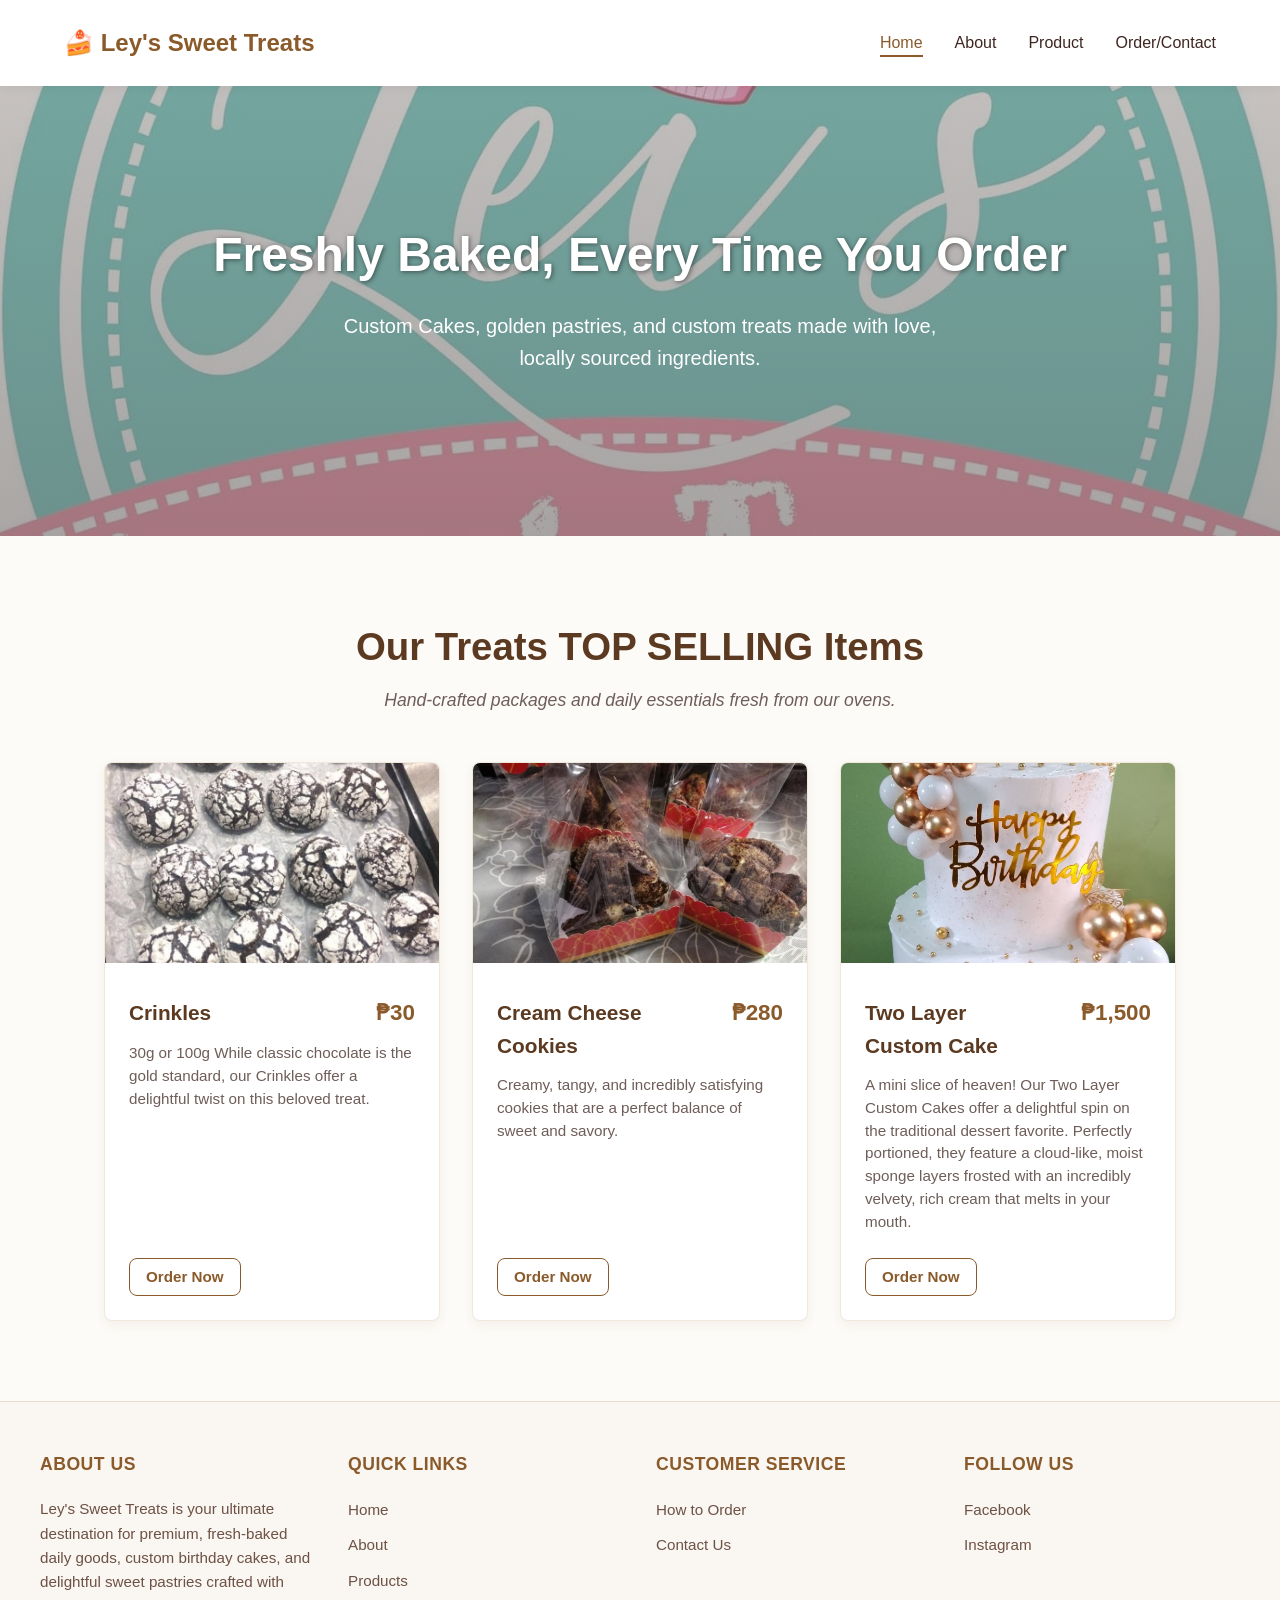
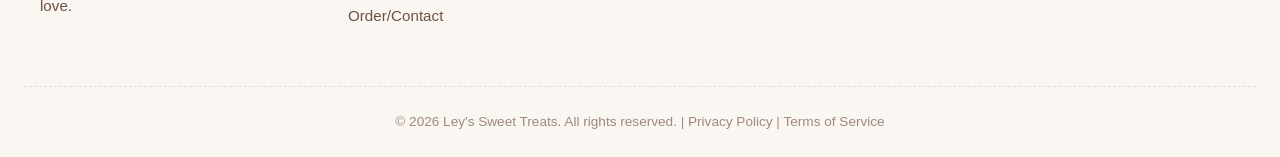
<file: index.html>
<!DOCTYPE html>
<html lang="en">
<head>
    <meta charset="UTF-8">
    <meta name="viewport" content="width=device-width, initial-scale=1.0">
    <title>My Bake Goods</title>
    <link rel="stylesheet" href="Midterm.css">
</head>
<body>

    <header class="main-header">
        <div class="logo">🍰 Ley's Sweet Treats</div>
<nav class="main-nav">
    <ul>
        <li><a href="Midterm.html" class="active">Home</a></li>
        <li><a href="about.html">About</a></li>
        <li><a href="services.html">Product</a></li>
        <li><a href="contact.html">Order/Contact</a></li> </ul>
</nav>
    </header>

    <main>
        
        <section class="hero-section">
            <article class="hero-content">
                <h1>Freshly Baked, Every Time You Order</h1>
                <p>Custom Cakes, golden pastries, and custom treats made with love, locally sourced ingredients.</p>
            </article>
        </section>

        <section id="menu" class="menu-section">
            <h2>Our Treats TOP SELLING Items</h2>
            <p class="menu-subtitle">Hand-crafted packages and daily essentials fresh from our ovens.</p>
            
            <div class="menu-grid">
                
                <article class="menu-card">
                    <div class="card-image">
                        <img src="L3.jpg" alt="Crin">
                    </div>
                    <div class="card-content">
                        <div class="card-header">
                            <h3>Crinkles</h3>
                            <span class="price">₱30</span>
                        </div>
                        <p class="description">30g or 100g While classic chocolate is the gold standard, our Crinkles offer a delightful twist on this beloved treat.</p>
                        <a href="contact.html" style="text-decoration: none; display: block; width: 100%;">
                         <button class="menu-btn">Order Now</button>
                        </a>
                </article>

                <article class="menu-card">
                    <div class="card-image">
                        <img src="L2.jpg" alt="Assorted sweet pastries">
                    </div>
                    <div class="card-content">
                        <div class="card-header">
                            <h3>Cream Cheese<BR>Cookies</h3>
                            <span class="price">₱280</span>
                        </div>
                        <p class="description">Creamy, tangy, and incredibly satisfying cookies that are a perfect balance of sweet and savory.</p>
                        <a href="contact.html" style="text-decoration: none; display: block; width: 100%;">
                            <button class="menu-btn">Order Now</button>
                        </a>
                    </div>
                </article>

                <article class="menu-card">
                    <div class="card-image">
                        <img src="L5.jpg" alt="Gourmet cookies">
                    </div>
                    <div class="card-content">
                        <div class="card-header">
                            <h3>Two Layer <br>Custom Cake</h3>
                            <span class="price">₱1,500</span>
                        </div>
                        <p class="description">A mini slice of heaven! Our Two Layer Custom Cakes offer a delightful spin on the traditional dessert favorite. Perfectly portioned, they feature a cloud-like, moist sponge layers frosted with an incredibly velvety, rich cream that melts in your mouth.</p>
                        <a href="contact.html" style="text-decoration: none; display: block; width: 100%;">
                         <button class="menu-btn">Order Now</button>
                        </a>
                    </div>
                </article>

            </div>
        </section>

            </div>
        </section>

    </main>
<footer class="main-footer">
    <div class="footer-container">
        
        <div class="footer-column">
            <h3>About Us</h3>
            <p>Ley's Sweet Treats is your ultimate destination for premium, fresh-baked daily goods, custom birthday cakes, and delightful sweet pastries crafted with love.</p>
        </div>

        <div class="footer-column">
            <h3>Quick Links</h3>
            <ul>
                <li><a href="Midterm.html">Home</a></li>
                <li><a href="about.html">About</a></li>
                <li><a href="services.html">Products</a></li>
                <li><a href="contact.html">Order/Contact</a></li>
            </ul>
        </div>

        <div class="footer-column">
            <h3>Customer Service</h3>
            <ul>
                <li><a href="howtoorder.html">How to Order</a></li>
                <li><a href="contact.html">Contact Us</a></li>
            </ul>
        </div>

        <div class="footer-column">
            <h3>Follow Us</h3>
            <ul>
                <li><a href="https://facebook.com" target="_blank">Facebook</a></li>
                <li><a href="https://instagram.com" target="_blank">Instagram</a></li>
            </ul>
        </div>

    </div>

    <div class="footer-bottom">
        <p>&copy; 2026 Ley's Sweet Treats. All rights reserved. | Privacy Policy | Terms of Service</p>
    </div>
</footer>

</body>
</html>
</file>
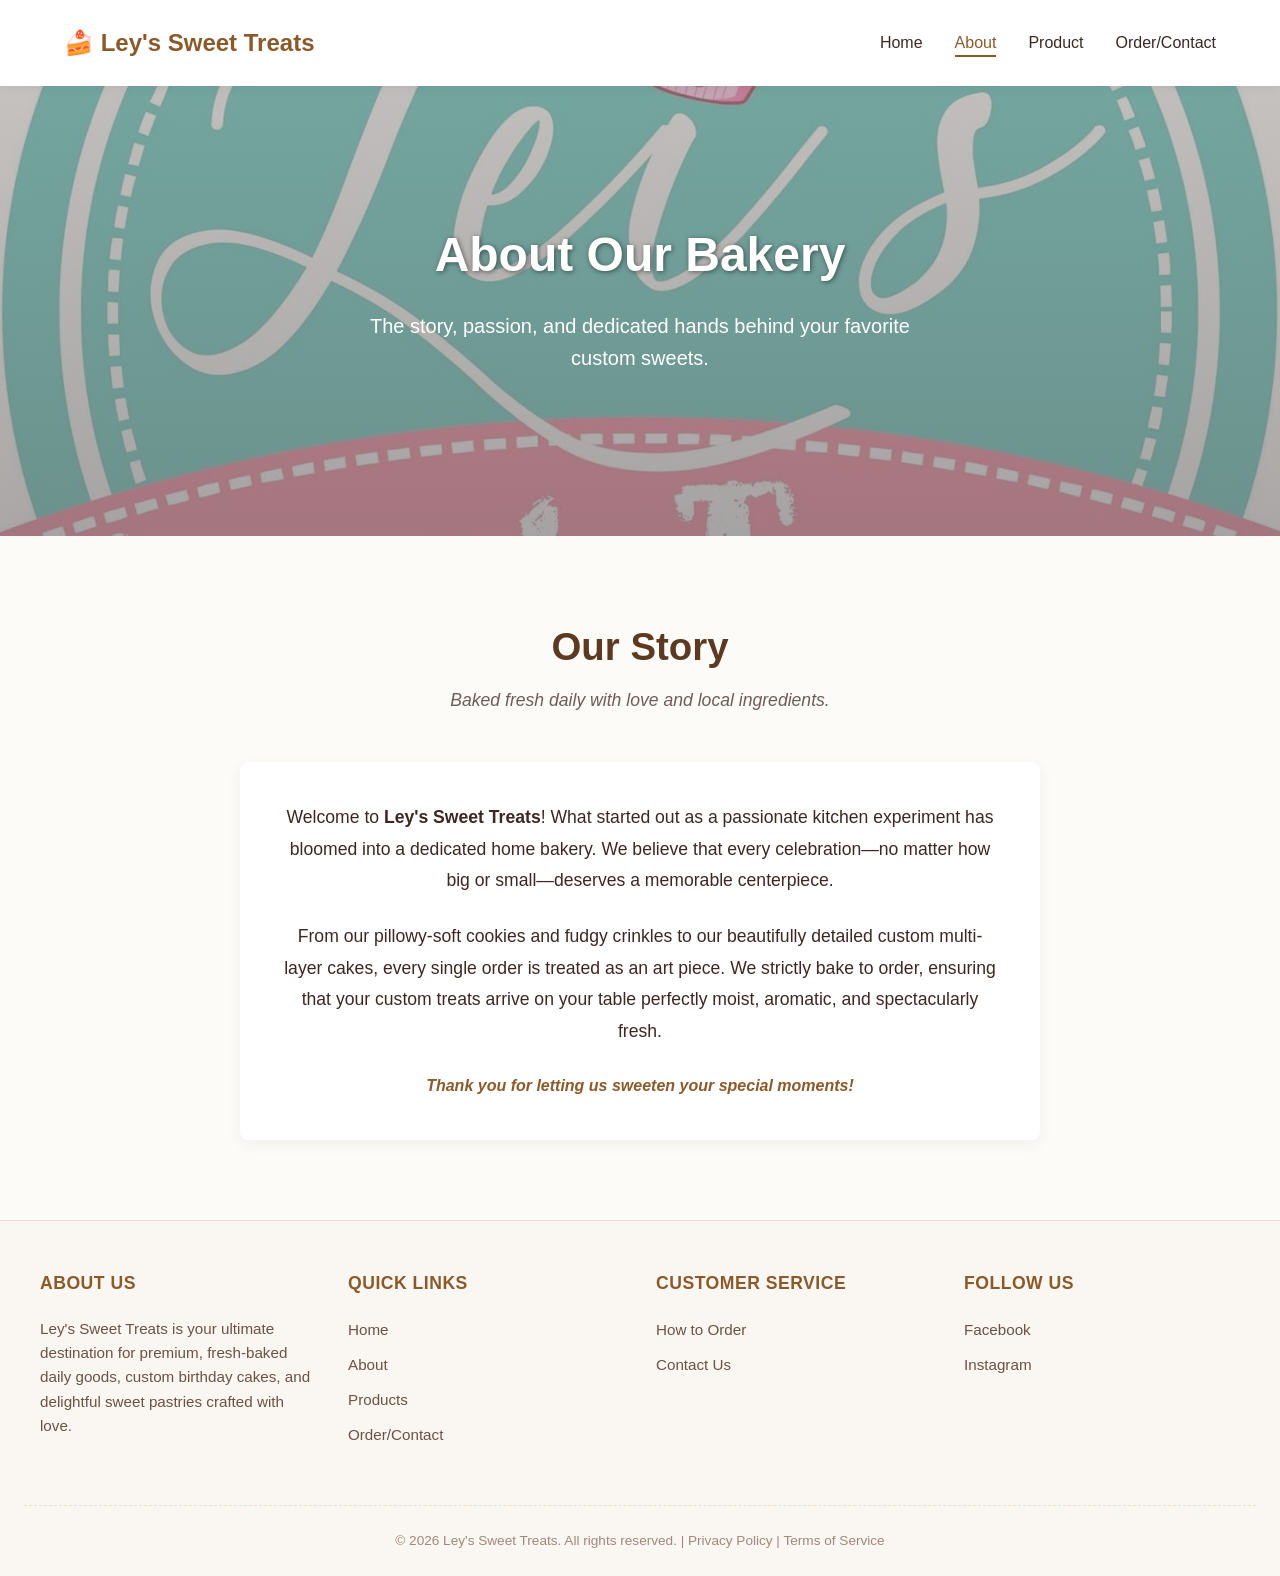
<file: about.html>
<!DOCTYPE html>
<html lang="en">
<head>
    <meta charset="UTF-8">
    <meta name="viewport" content="width=device-width, initial-scale=1.0">
    <title>About Us - Ley's Sweet Treats</title>
    <link rel="stylesheet" href="Midterm.css">
</head>
<body>

    <header class="main-header">
        <div class="logo">🍰 Ley's Sweet Treats</div>
        <nav class="main-nav">
            <ul>
                <li><a href="index.html">Home</a></li>
                <li><a href="about.html" class="active">About</a></li>
                <li><a href="services.html">Product</a></li>
                <li><a href="contact.html">Order/Contact</a></li>
            </ul>
        </nav>
    </header>

    <section class="hero-section">
        <article class="hero-content">
            <h1>About Our Bakery</h1>
            <p>The story, passion, and dedicated hands behind your favorite custom sweets.</p>
        </article>
    </section>

    <main>
        <section class="menu-section">
            <h2>Our Story</h2>
            <p class="menu-subtitle">Baked fresh daily with love and local ingredients.</p>
            
            <div class="form-container" style="text-align: center; max-width: 800px; line-height: 1.8;">
                <p style="margin-bottom: 1.5rem; font-size: 1.1rem;">
                    Welcome to <strong>Ley's Sweet Treats</strong>! What started out as a passionate kitchen experiment has bloomed into a dedicated home bakery. We believe that every celebration—no matter how big or small—deserves a memorable centerpiece.
                </p>
                <p style="margin-bottom: 1.5rem; font-size: 1.1rem;">
                    From our pillowy-soft cookies and fudgy crinkles to our beautifully detailed custom multi-layer cakes, every single order is treated as an art piece. We strictly bake to order, ensuring that your custom treats arrive on your table perfectly moist, aromatic, and spectacularly fresh.
                </p>
                <p style="font-style: italic; color: var(--primary-color); font-weight: 600;">
                    Thank you for letting us sweeten your special moments!
                </p>
            </div>
        </section>
    </main>

<footer class="main-footer">
    <div class="footer-container">
        
        <div class="footer-column">
            <h3>About Us</h3>
            <p>Ley's Sweet Treats is your ultimate destination for premium, fresh-baked daily goods, custom birthday cakes, and delightful sweet pastries crafted with love.</p>
        </div>

        <div class="footer-column">
            <h3>Quick Links</h3>
            <ul>
                <li><a href="Midterm.html">Home</a></li>
                <li><a href="about.html">About</a></li>
                <li><a href="services.html">Products</a></li>
                <li><a href="contact.html">Order/Contact</a></li>
            </ul>
        </div>

        <div class="footer-column">
            <h3>Customer Service</h3>
            <ul>
                <li><a href="howtoorder.html">How to Order</a></li>
                <li><a href="contact.html">Contact Us</a></li>
            </ul>
        </div>

        <div class="footer-column">
            <h3>Follow Us</h3>
            <ul>
                <li><a href="https://facebook.com" target="_blank">Facebook</a></li>
                <li><a href="https://instagram.com" target="_blank">Instagram</a></li>
            </ul>
        </div>

    </div>

    <div class="footer-bottom">
        <p>&copy; 2026 Ley's Sweet Treats. All rights reserved. | Privacy Policy | Terms of Service</p>
    </div>
</footer>

</body>
</html>
</file>
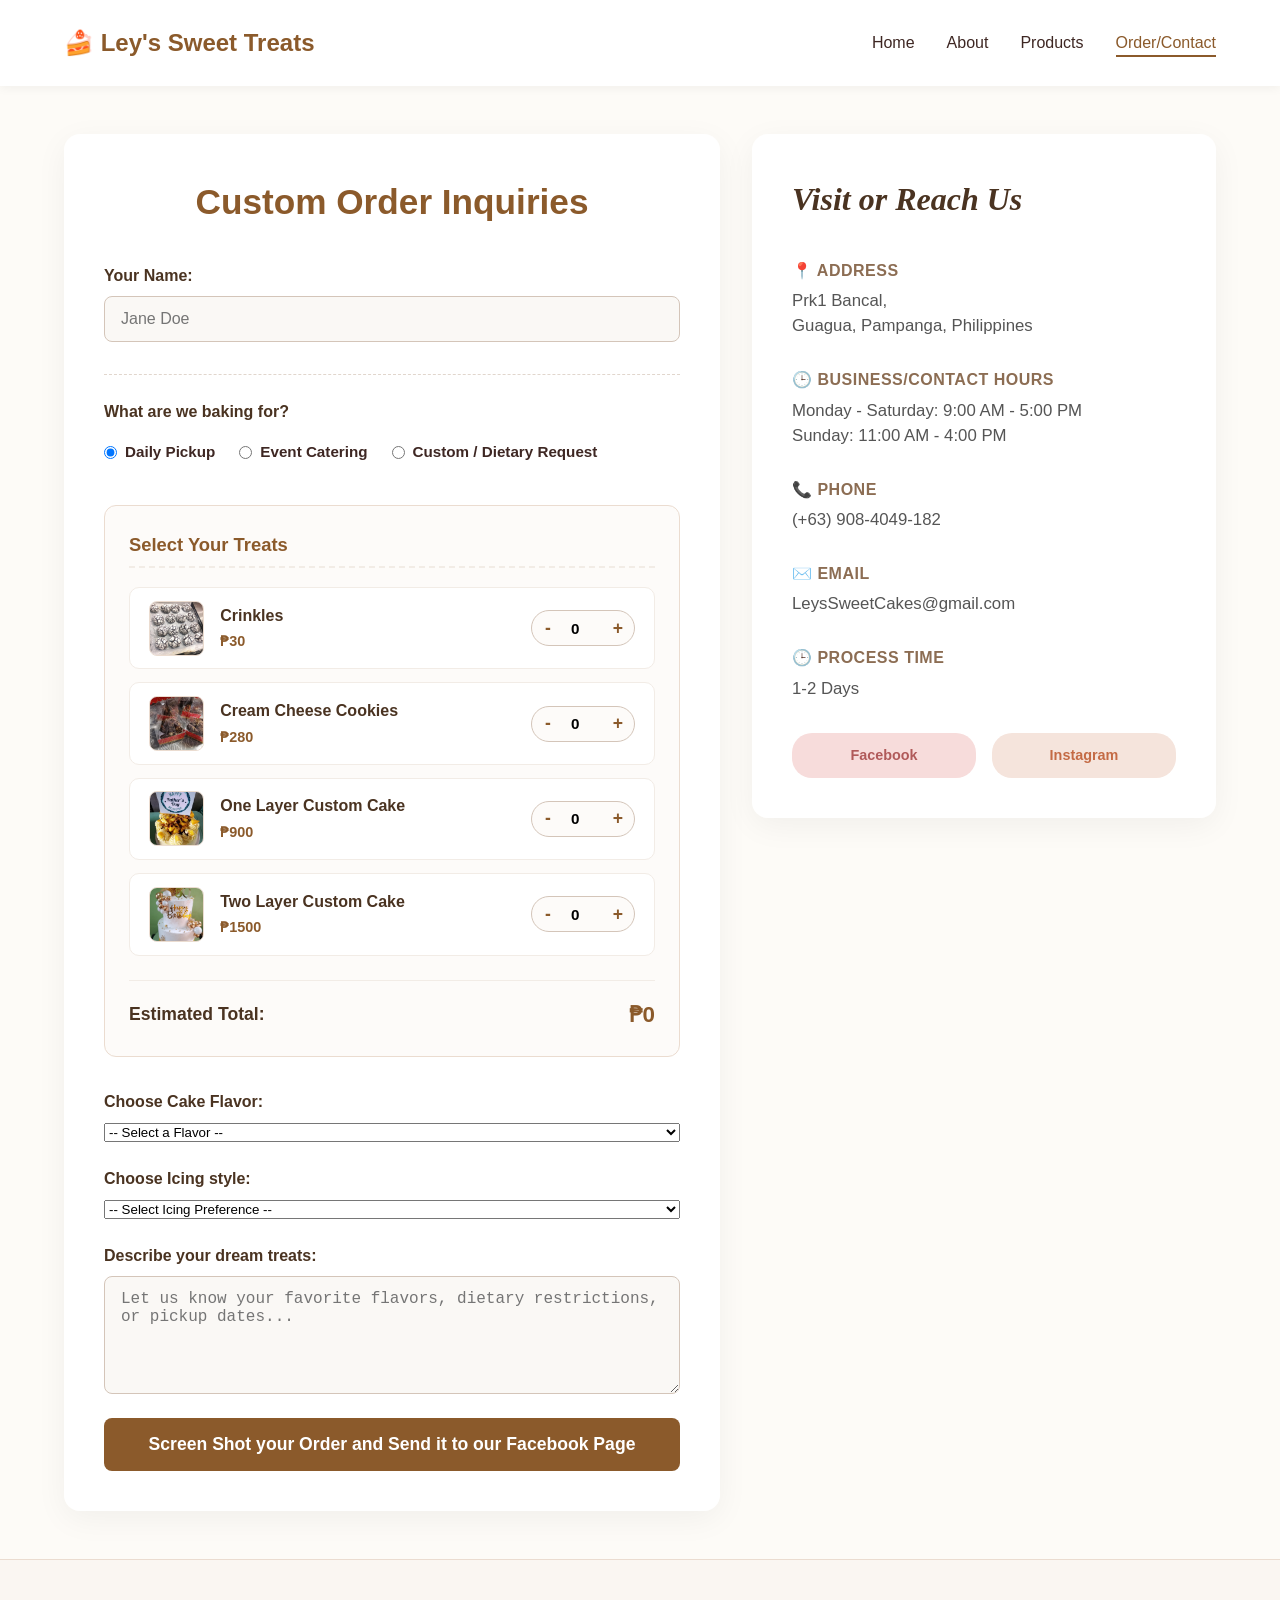
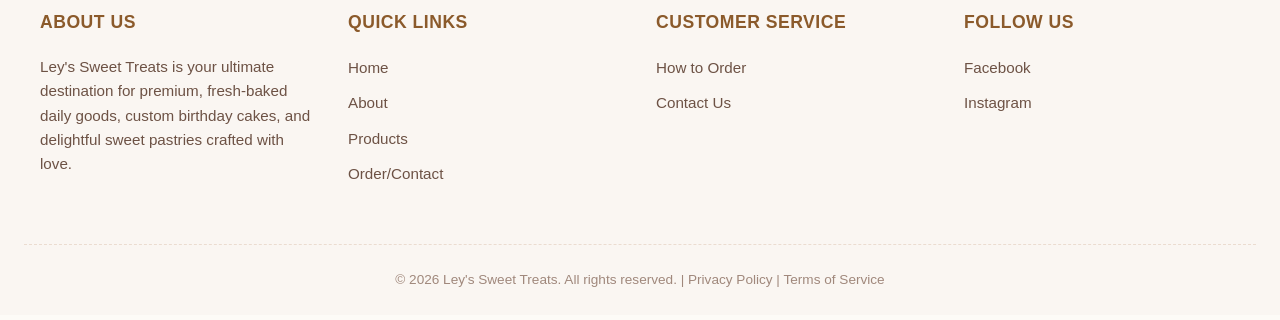
<file: contact.html>
<!DOCTYPE html>
<html lang="en">
<head>
    <meta charset="UTF-8">
    <meta name="viewport" content="width=device-width, initial-scale=1.0">
    <title>Order & Contact - Ley's Sweet Treats</title>
    <link rel="stylesheet" href="Midterm.css">
</head>
<body>

    <header class="main-header">
        <div class="logo">🍰 Ley's Sweet Treats</div>
        <nav class="main-nav">
            <ul>
                <li><a href="index.html">Home</a></li>
                <li><a href="about.html">About</a></li>
                <li><a href="services.html">Products</a></li>
                <li><a href="contact.html" class="active">Order/Contact</a></li>
            </ul>
        </nav>
    </header>

    <main class="contact-page-container">
        
        <section class="contact-form-card">
            <h2 class="form-title">Custom Order Inquiries</h2>
            
            <form action="#" method="POST" class="bakery-form">
                
                <div class="input-field-group">
                    <label for="fullName">Your Name:</label>
                    <input type="text" id="fullName" name="fullName" placeholder="Jane Doe" required>
                </div>

                <div class="contact-method-container">
                    <span class="method-title">What are we baking for?</span>
                    <div class="radio-options-row">
                        <label class="radio-label">
                            <input type="radio" name="orderType" value="Daily Pickup" checked> 
                            <span>Daily Pickup</span>
                        </label>
                        <label class="radio-label">
                            <input type="radio" name="orderType" value="Event Catering"> 
                            <span>Event Catering</span>
                        </label>
                        <label class="radio-label">
                            <input type="radio" name="orderType" value="Custom Request" id="type-custom"> 
                            <span>Custom / Dietary Request</span>
                        </label>
                    </div>
                </div>

                <div class="bakery-menu-selection">
                    <span class="selection-title">Select Your Treats</span>
                    
                    <div class="menu-selection-row">
                        <div class="item-meta">
                            <img src="L3.jpg" alt="Crinkles" class="thumb-img">
                            <div class="text-details">
                                <h4>Crinkles</h4>
                                <span class="item-unit-price">₱30</span>
                            </div>
                        </div>
                        <div class="counter-box">
                            <button type="button" class="qty-btn minus" onclick="updateQty('crinkles-qty', -1)">-</button>
                            <input type="number" id="crinkles-qty" name="qty_crinkles" value="0" min="0" readonly>
                            <button type="button" class="qty-btn plus" onclick="updateQty('crinkles-qty', 1)">+</button>
                        </div>
                    </div>

                    <div class="menu-selection-row">
                        <div class="item-meta">
                            <img src="L2.jpg" alt="Cream Cheese Cookies" class="thumb-img">
                            <div class="text-details">
                                <h4>Cream Cheese Cookies</h4>
                                <span class="item-unit-price">₱280</span>
                            </div>
                        </div>
                        <div class="counter-box">
                            <button type="button" class="qty-btn minus" onclick="updateQty('cookies-qty', -1)">-</button>
                            <input type="number" id="cookies-qty" name="qty_cookies" value="0" min="0" readonly>
                            <button type="button" class="qty-btn plus" onclick="updateQty('cookies-qty', 1)">+</button>
                        </div>
                    </div>

                    <div class="menu-selection-row">
                        <div class="item-meta">
                            <img src="L4.jpg" alt="One Layer Custom Cake" class="thumb-img">
                            <div class="text-details">
                                <h4>One Layer Custom Cake</h4>
                                <span class="item-unit-price">₱900</span>
                            </div>
                        </div>
                        <div class="counter-box">
                            <button type="button" class="qty-btn minus" onclick="updateQty('cake1-qty', -1)">-</button>
                            <input type="number" id="cake1-qty" name="qty_cake1" value="0" min="0" readonly>
                            <button type="button" class="qty-btn plus" onclick="updateQty('cake1-qty', 1)">+</button>
                        </div>
                    </div>

                    <div class="menu-selection-row">
                        <div class="item-meta">
                            <img src="L5.jpg" alt="Two Layer Custom Cake" class="thumb-img">
                            <div class="text-details">
                                <h4>Two Layer Custom Cake</h4>
                                <span class="item-unit-price">₱1500</span>
                            </div>
                        </div>
                        <div class="counter-box">
                            <button type="button" class="qty-btn minus" onclick="updateQty('cake2-qty', -1)">-</button>
                            <input type="number" id="cake2-qty" name="qty_cake2" value="0" min="0" readonly>
                            <button type="button" class="qty-btn plus" onclick="updateQty('cake2-qty', 1)">+</button>
                        </div>
                    </div>

                    <div class="total-summary-row">
                        <span>Estimated Total:</span>
                        <strong id="estimated-total">₱0</strong>
                    </div>
                </div>

                <div class="cake-customization-group" id="cakeOptions">
                    <div class="input-field-group">
                        <label for="cakeFlavor">Choose Cake Flavor:</label>
                        <select id="cakeFlavor" name="cakeFlavor">
                            <option value="none">-- Select a Flavor --</option>
                            <option value="chocolate">Chocolate</option>
                            <option value="ube">Ube</option>
                            <option value="vanilla">Vanilla</option>
                            <option value="mix">Custom Mix</option>
                            <option value="others">Others</option>
                        </select>
                    </div>
                    <div class="input-field-group">
                        <label for="cakeIcing">Choose Icing style:</label>
                        <select id="cakeIcing" name="cakeIcing">
                            <option value="none">-- Select Icing Preference --</option>
                            <option value="whipped-cream">Velvety Whipped Cream</option>
                            <option value="buttercream">Classic Buttercream</option>
                            <option value="Fondant">Fondant</option>
                            <option value="no-icing">Others</option>
                        </select>
                    </div>
                </div>

                <div class="input-field-group">
                    <label for="message">Describe your dream treats:</label>
                    <textarea id="message" name="message" rows="5" placeholder="Let us know your favorite flavors, dietary restrictions, or pickup dates..." required></textarea>
                </div>

                <button type="submit" class="send-request-btn">Screen Shot your Order and Send it to our Facebook Page</button>
            </form>
        </section>

        <aside class="contact-info-card">
            <h2>Visit or Reach Us</h2>
            
            <div class="info-block">
                <h3>📍 Address</h3>
                <p>Prk1 Bancal,<br>Guagua, Pampanga, Philippines</p>
            </div>

            <div class="info-block">
                <h3>🕒 Business/Contact Hours</h3>
                <p>Monday - Saturday: 9:00 AM - 5:00 PM<br>Sunday: 11:00 AM - 4:00 PM</p>
            </div>

            <div class="info-block">
                <h3>📞 Phone</h3>
                <p>(+63) 908-4049-182</p>
            </div>

            <div class="info-block">
                <h3>✉️ Email</h3>
                <p class="email-link">LeysSweetCakes@gmail.com</p>
            </div>
            
            <div class="info-block">
                <h3>🕒 Process Time </h3>
                <p>1-2 Days</p>
            </div>

            <div class="social-button-group">
                <a href="https://www.facebook.com/profile.php?id=61591947929282" target="_blank" class="social-badge btn-fb">Facebook</a>
                <a href="https://www.instagram.com/arleenmahia/" target="_blank" class="social-badge btn-ig">Instagram</a>
            </div>
        </aside>

    </main>

    <footer class="main-footer">
        <div class="footer-container">
            
            <div class="footer-column">
                <h3>About Us</h3>
                <p>Ley's Sweet Treats is your ultimate destination for premium, fresh-baked daily goods, custom birthday cakes, and delightful sweet pastries crafted with love.</p>
            </div>

            <div class="footer-column">
                <h3>Quick Links</h3>
                <ul>
                    <li><a href="Midterm.html">Home</a></li>
                    <li><a href="about.html">About</a></li>                   
                    <li><a href="services.html">Products</a></li>
                    <li><a href="contact.html">Order/Contact</a></li>
                </ul>
            </div>

            <div class="footer-column">
                <h3>Customer Service</h3>
                <ul>
                    <li><a href="howtoorder.html">How to Order</a></li>
                    <li><a href="contact.html">Contact Us</a></li>
                </ul>
            </div>

            <div class="footer-column">
                <h3>Follow Us</h3>
                <ul>
                    <li><a href="https://facebook.com" target="_blank">Facebook</a></li>
                    <li><a href="https://instagram.com" target="_blank">Instagram</a></li>
                </ul>
            </div>

        </div>

        <div class="footer-bottom">
            <p>&copy; 2026 Ley's Sweet Treats. All rights reserved. | Privacy Policy | Terms of Service</p>
        </div>
    </footer>

    <script>
    function updateQty(inputId, change) {
        const qtyInput = document.getElementById(inputId);
        let currentVal = parseInt(qtyInput.value) || 0;
        currentVal += change;
        if (currentVal < 0) currentVal = 0;
        qtyInput.value = currentVal;
        calculateTotal();
    }

    function calculateTotal() {
        const pricingMatrix = {
            'crinkles-qty': 30,
            'cookies-qty': 280,
            'cake1-qty': 900,
            'cake2-qty': 1500
        };
        let combinedTotal = 0;
        for (const [id, price] of Object.entries(pricingMatrix)) {
            const itemQuantity = parseInt(document.getElementById(id).value) || 0;
            combinedTotal += itemQuantity * price;
        }
        document.getElementById('estimated-total').innerText = '₱' + combinedTotal.toLocaleString();
    }

    window.addEventListener('DOMContentLoaded', () => {
        const urlParams = new URLSearchParams(window.location.search);
        if (urlParams.get('product') === 'cake') {
            const typeCustomRadio = document.getElementById('type-custom');
            if(typeCustomRadio) typeCustomRadio.checked = true;
            
            updateQty('cake1-qty', 1); 
            const cakeFlavorSelect = document.getElementById('cakeFlavor');
            if(cakeFlavorSelect) cakeFlavorSelect.focus();
        }
    });
    </script>

</body>
</html>
</file>
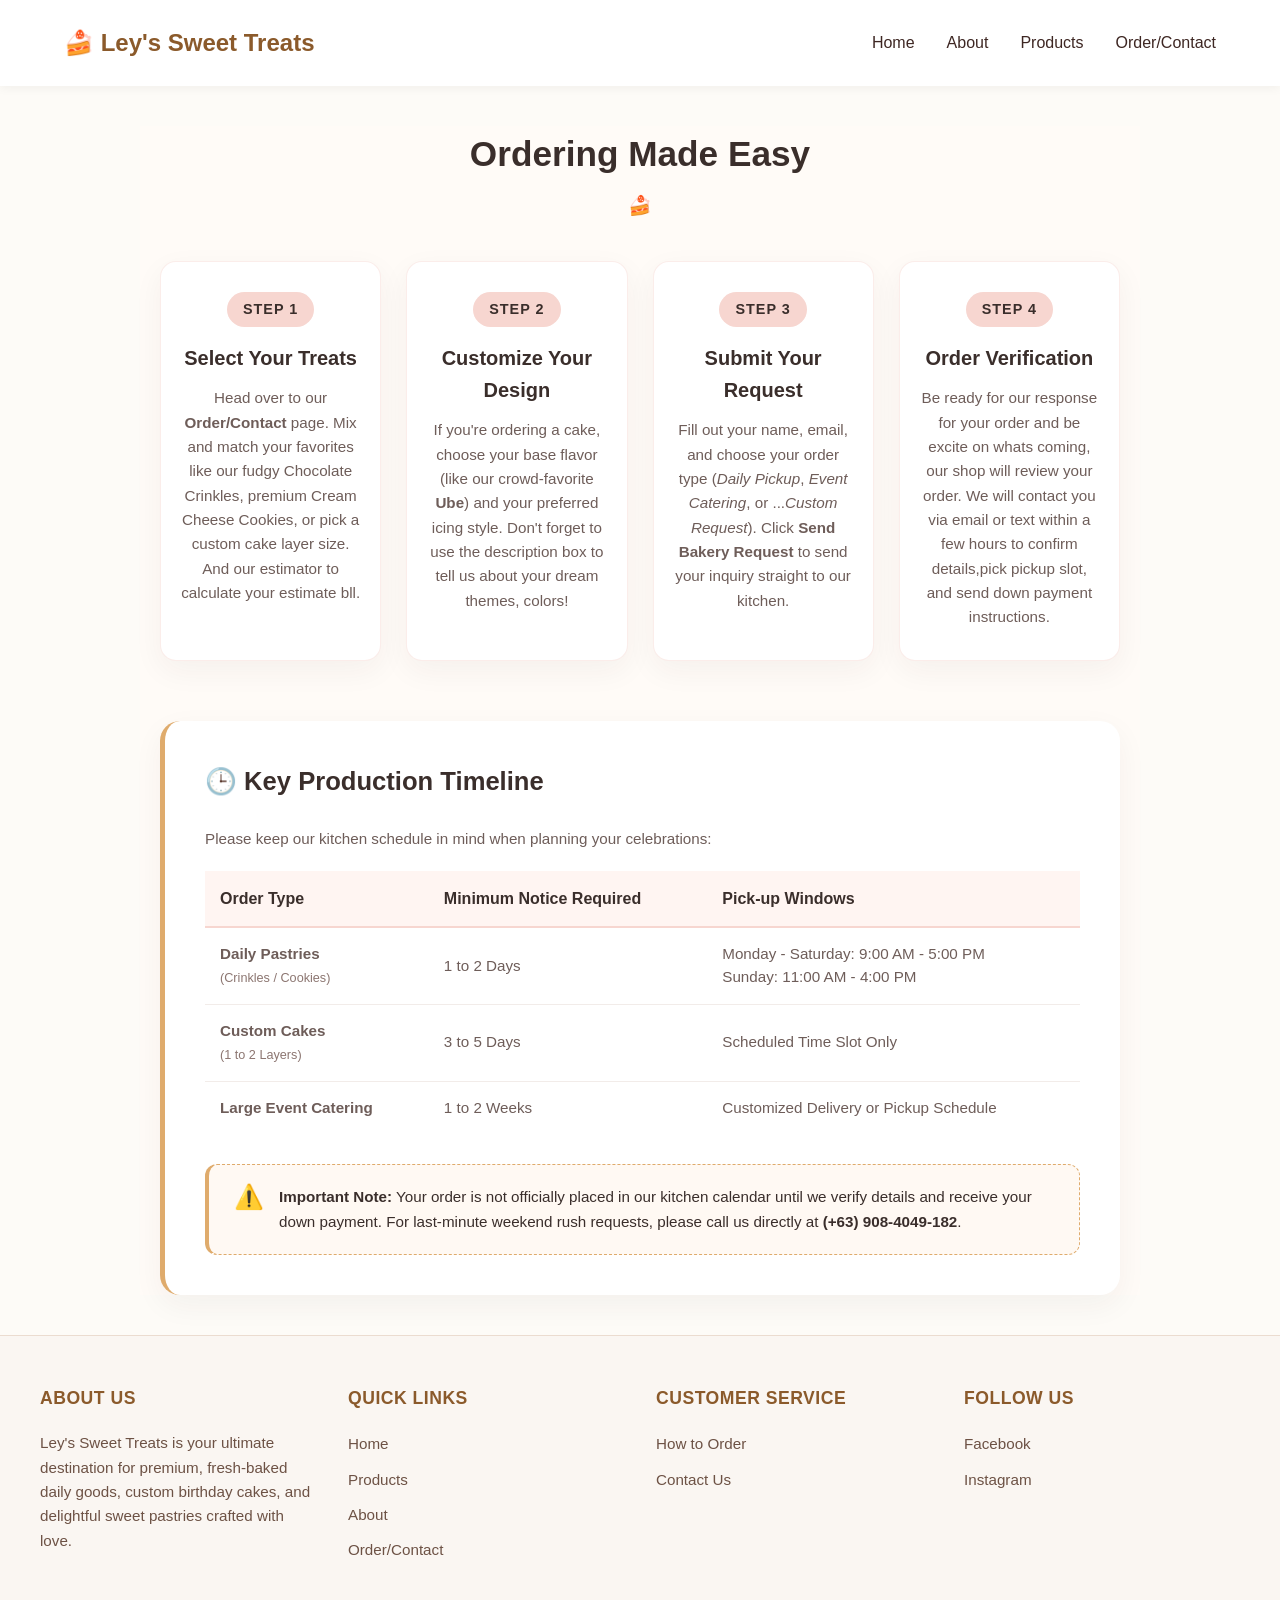
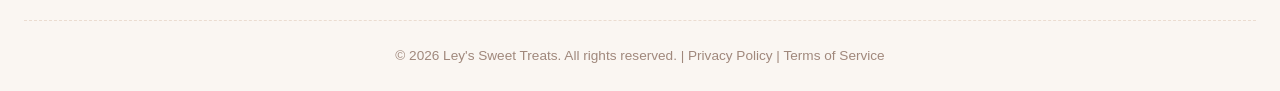
<file: howtoorder.html>
<!DOCTYPE html>
<html lang="en">
<head>
    <meta charset="UTF-8">
    <meta name="viewport" content="width=device-width, initial-scale=1.0">
    <title>How to Order - Ley's Sweet Treats</title>
    <link rel="stylesheet" href="Midterm.css">
</head>
<body>

    <header class="main-header">
        <div class="logo">🍰 Ley's Sweet Treats</div>
        <nav class="main-nav">
            <ul>
                <li><a href="index.html">Home</a></li>
                <li><a href="about.html">About</a></li>
                <li><a href="services.html">Products</a></li>
                <li><a href="contact.html">Order/Contact</a></li>
            </ul>
        </nav>
    </header>

    <main class="order-guide-container">
        
        <h2>Ordering Made Easy</h2>

        <div class="order-steps-grid">
            
            <div class="step-card">
                <span class="step-number">Step 1</span>
                <h3>Select Your Treats</h3>
                <p>Head over to our <strong>Order/Contact</strong> page. Mix and match your favorites like our fudgy Chocolate Crinkles, premium Cream Cheese Cookies, or pick a custom cake layer size. And our estimator to calculate your estimate bll.</p>
            </div>

            <div class="step-card">
                <span class="step-number">Step 2</span>
                <h3>Customize Your Design</h3>
                <p>If you're ordering a cake, choose your base flavor (like our crowd-favorite <strong>Ube</strong>) and your preferred icing style. Don't forget to use the description box to tell us about your dream themes, colors!</p>
            </div>

            <div class="step-card">
                <span class="step-number">Step 3</span>
                <h3>Submit Your Request</h3>
                <p>Fill out your name, email, and choose your order type (<em>Daily Pickup</em>, <em>Event Catering</em>, or ...<em>Custom Request</em>). Click <strong>Send Bakery Request</strong> to send your inquiry straight to our kitchen.</p>
            </div>

            <div class="step-card">
                <span class="step-number">Step 4</span>
                <h3>Order Verification</h3>
                <p>Be ready for our response for your order and be excite on whats coming, our shop will review your order. We will contact you via email or text within a few hours to confirm details,pick pickup slot, and send down payment instructions.</p>
            </div>

        </div>

        <div class="timeline-section">
            <h3>🕒 Key Production Timeline</h3>
            <p style="color: #6e5d59; margin-bottom: 20px; font-size: 0.95rem;">Please keep our kitchen schedule in mind when planning your celebrations:</p>
            
            <div class="timeline-table-wrapper">
                <table class="timeline-table">
                    <thead>
                        <tr>
                            <th>Order Type</th>
                            <th>Minimum Notice Required</th>
                            <th>Pick-up Windows</th>
                        </tr>
                    </thead>
                    <tbody>
                        <tr>
                            <td><strong>Daily Pastries</strong><br><small style="color: #8c7671;">(Crinkles / Cookies)</small></td>
                            <td>1 to 2 Days</td>
                            <td>Monday - Saturday: 9:00 AM - 5:00 PM<br>Sunday: 11:00 AM - 4:00 PM</td>
                        </tr>
                        <tr>
                            <td><strong>Custom Cakes</strong><br><small style="color: #8c7671;">(1 to 2 Layers)</small></td>
                            <td>3 to 5 Days</td>
                            <td>Scheduled Time Slot Only</td>
                        </tr>
                        <tr>
                            <td><strong>Large Event Catering</strong></td>
                            <td>1 to 2 Weeks</td>
                            <td>Customized Delivery or Pickup Schedule</td>
                        </tr>
                    </tbody>
                </table>
            </div>

            <div class="order-warning-box">
                <span>⚠️</span>
                <p><strong>Important Note:</strong> Your order is not officially placed in our kitchen calendar until we verify details and receive your down payment. For last-minute weekend rush requests, please call us directly at <strong>(+63) 908-4049-182</strong>.</p>
            </div>
        </div>

    </main>

    <footer class="main-footer">
        <div class="footer-container">
            
            <div class="footer-column">
                <h3>About Us</h3>
                <p>Ley's Sweet Treats is your ultimate destination for premium, fresh-baked daily goods, custom birthday cakes, and delightful sweet pastries crafted with love.</p>
            </div>

            <div class="footer-column">
                <h3>Quick Links</h3>
                <ul>
                    <li><a href="Midterm.html">Home</a></li>
                    <li><a href="services.html">Products</a></li>
                    <li><a href="about.html">About</a></li>
                    <li><a href="contact.html">Order/Contact</a></li>
                </ul>
            </div>

            <div class="footer-column">
                <h3>Customer Service</h3>
                <ul>
                    <li><a href="howtoorder.html">How to Order</a></li>
                    <li><a href="contact.html">Contact Us</a></li>
                </ul>
            </div>

            <div class="footer-column">
                <h3>Follow Us</h3>
                <ul>
                    <li><a href="https://facebook.com" target="_blank">Facebook</a></li>
                    <li><a href="https://instagram.com" target="_blank">Instagram</a></li>
                </ul>
            </div>

        </div>

        <div class="footer-bottom">
            <p>&copy; 2026 Ley's Sweet Treats. All rights reserved. | Privacy Policy | Terms of Service</p>
        </div>
    </footer>

</body>
</html>
</file>
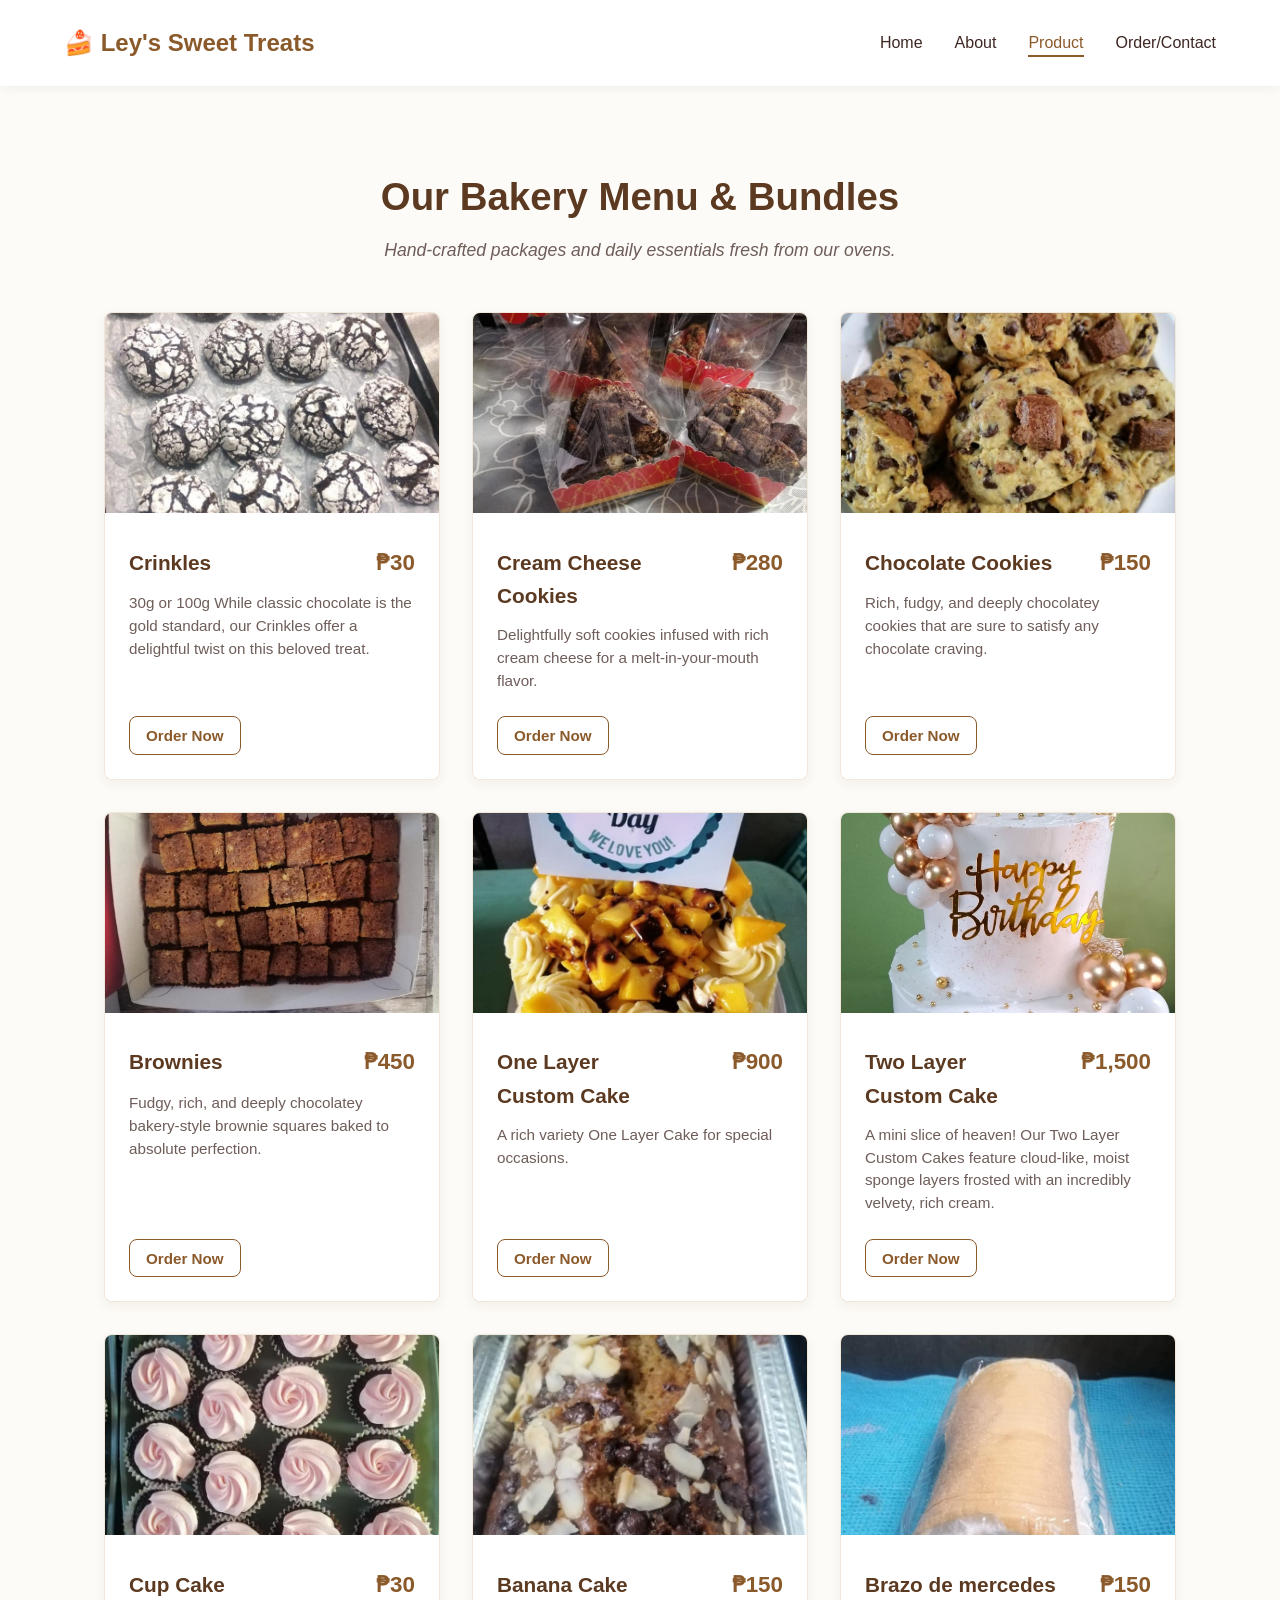
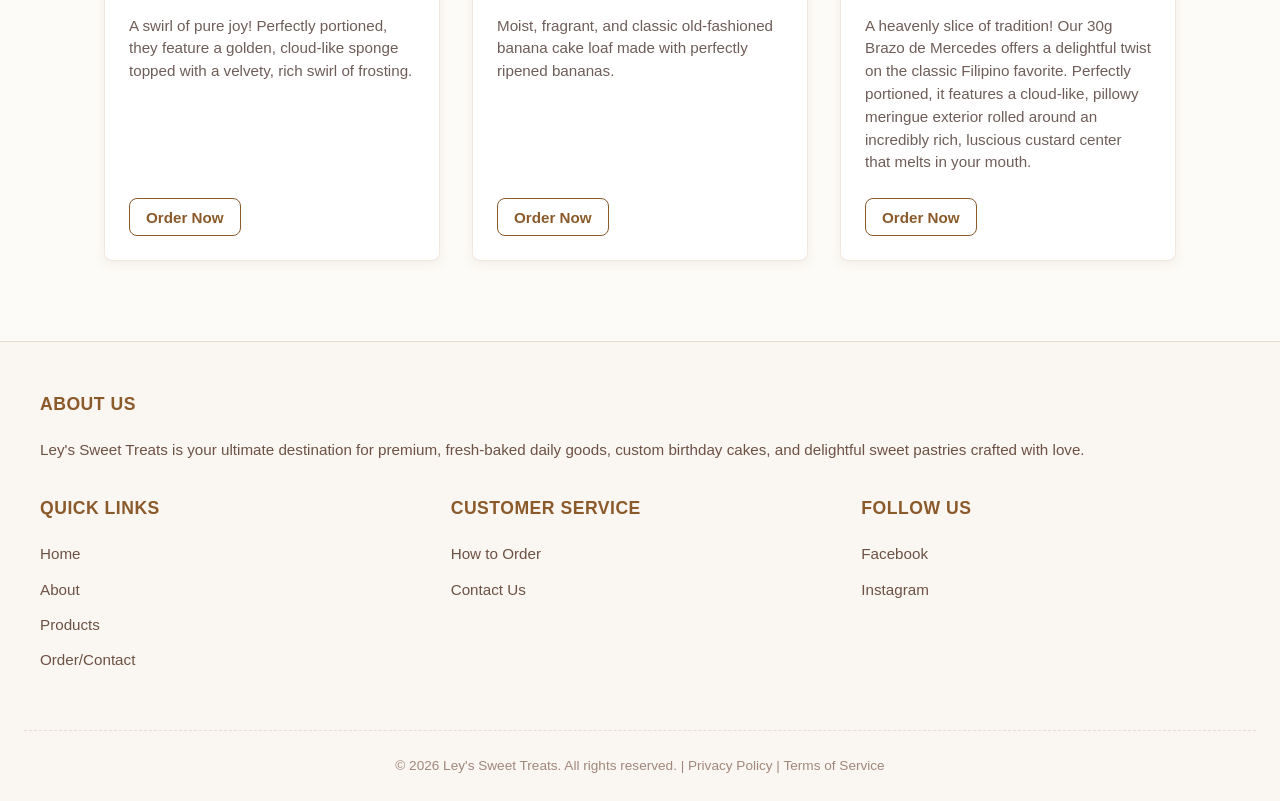
<file: services.html>
<!DOCTYPE html>
<html lang="en">
<head>
    <meta charset="UTF-8">
    <meta name="viewport" content="width=device-width, initial-scale=1.0">
    <title>Our Services - Ley's Sweet Treats</title>
    <link rel="stylesheet" href="Midterm.css">
</head>
<body>

    <header class="main-header">
        <div class="logo">🍰 Ley's Sweet Treats</div>
        <nav class="main-nav">
            <ul>
                <li><a href="index.html">Home</a></li>
                <li><a href="about.html">About</a></li>
                <li><a href="services.html" class="active">Product</a></li>
                <li><a href="contact.html">Order/Contact</a></li>
            </ul>
        </nav>
    </header>

    <main>
        <section id="menu" class="menu-section">
            <h2>Our Bakery Menu & Bundles</h2>
            <p class="menu-subtitle">Hand-crafted packages and daily essentials fresh from our ovens.</p>
            
            <div class="menu-grid">
                
                <article class="menu-card">
                    <div class="card-image">
                        <img src="L3.jpg" alt="Crinkles">
                    </div>
                    <div class="card-content">
                        <div class="card-header">
                            <h3>Crinkles</h3>
                            <span class="price">₱30</span>
                        </div>
                        <p class="description">30g or 100g While classic chocolate is the gold standard, our Crinkles offer a delightful twist on this beloved treat.</p>
                        <a href="contact.html" style="text-decoration: none; display: block; width: 100%;">
                            <button class="menu-btn">Order Now</button>
                        </a>
                    </div>
                </article>

                <article class="menu-card">
                    <div class="card-image">
                        <img src="L2.jpg" alt="Assorted sweet pastries">
                    </div>
                    <div class="card-content">
                        <div class="card-header">
                            <h3>Cream Cheese<br>Cookies</h3>
                            <span class="price">₱280</span>
                        </div>
                        <p class="description">Delightfully soft cookies infused with rich cream cheese for a melt-in-your-mouth flavor.</p>
                        <a href="contact.html" style="text-decoration: none; display: block; width: 100%;">
                            <button class="menu-btn">Order Now</button>
                        </a>
                    </div>
                </article>

                 <article class="menu-card">
                    <div class="card-image">
                        <img src="bk2.jpg" alt="Gourmet cookies">
                    </div>
                    <div class="card-content">
                        <div class="card-header">
                            <h3>Chocolate Cookies</h3>
                            <span class="price">₱150</span>
                        </div>
                        <p class="description">Rich, fudgy, and deeply chocolatey cookies that are sure to satisfy any chocolate craving.</p>
                        <a href="contact.html" style="text-decoration: none; display: block; width: 100%;">
                        <button class="menu-btn">Order Now</button>
                        </a>
                    </div>
                </article>

                <article class="menu-card">
                    <div class="card-image">
                        <img src="L1.jpg" alt="Brownies">
                    </div>
                    <div class="card-content">
                        <div class="card-header">
                            <h3>Brownies</h3>
                            <span class="price">₱450</span>
                        </div>
                        <p class="description">Fudgy, rich, and deeply chocolatey bakery-style brownie squares baked to absolute perfection.</p>
                        <a href="contact.html" style="text-decoration: none; display: block; width: 100%;">
                            <button class="menu-btn">Order Now</button>
                        </a>
                    </div>
                </article>

                <article class="menu-card">
                    <div class="card-image">
                        <img src="L4.jpg" alt="Gourmet cookies">
                    </div>
                    <div class="card-content">
                        <div class="card-header">
                            <h3>One Layer <br>Custom Cake</h3>
                            <span class="price">₱900</span>
                        </div>
                        <p class="description">A rich variety One Layer Cake for special occasions.</p>
                        <a href="contact.html" style="text-decoration: none; display: block; width: 100%;">
                            <button class="menu-btn">Order Now</button>
                        </a>
                    </div>
                </article>

                <article class="menu-card">
                    <div class="card-image">
                        <img src="L5.jpg" alt="Gourmet cookies">
                    </div>
                    <div class="card-content">
                        <div class="card-header">
                            <h3>Two Layer <br>Custom Cake</h3>
                            <span class="price">₱1,500</span>
                        </div>
                        <p class="description">A mini slice of heaven! Our Two Layer Custom Cakes feature cloud-like, moist sponge layers frosted with an incredibly velvety, rich cream.</p>
                        <a href="contact.html" style="text-decoration: none; display: block; width: 100%;">
                            <button class="menu-btn">Order Now</button>
                        </a>
                    </div>
                </article>

                <article class="menu-card">
                    <div class="card-image">
                        <img src="l6.jpg" alt="Gourmet cookies">
                    </div>
                    <div class="card-content">
                        <div class="card-header">
                            <h3>Cup Cake</h3>
                            <span class="price">₱30</span>
                        </div>
                        <p class="description">A swirl of pure joy! Perfectly portioned, they feature a golden, cloud-like sponge topped with a velvety, rich swirl of frosting.</p>
                        <a href="contact.html" style="text-decoration: none; display: block; width: 100%;">
                            <button class="menu-btn">Order Now</button>
                        </a>
                    </div>
                </article>

                <article class="menu-card">
                    <div class="card-image">
                        <img src="BK1.jpg" alt="Gourmet cookies">
                    </div>
                    <div class="card-content">
                        <div class="card-header">
                            <h3>Banana Cake</h3>
                            <span class="price">₱150</span>
                        </div>
                        <p class="description">Moist, fragrant, and classic old-fashioned banana cake loaf made with perfectly ripened bananas.</p>
                        <a href="contact.html" style="text-decoration: none; display: block; width: 100%;">
                            <button class="menu-btn">Order Now</button>
                        </a>
                    </div>
                </article>

                    <article class="menu-card">
                    <div class="card-image">
                        <img src="L7.jpg" alt="Gourmet cookies">
                    </div>
                    <div class="card-content">
                        <div class="card-header">
                            <h3>Brazo de mercedes</h3>
                            <span class="price">₱150</span>
                        </div>
                        <p class="description">A heavenly slice of tradition! Our 30g Brazo de Mercedes offers a delightful twist on the classic Filipino favorite. Perfectly portioned, it features a cloud-like, pillowy meringue exterior rolled around an incredibly rich, luscious custard center that melts in your mouth.</p>
                        <a href="contact.html" style="text-decoration: none; display: block; width: 100%;">
                        <button class="menu-btn">Order Now</button>

            </div>
        </section>
    </main>

<footer class="main-footer">
    <div class="footer-container">
        
        <div class="footer-column">
            <h3>About Us</h3>
            <p>Ley's Sweet Treats is your ultimate destination for premium, fresh-baked daily goods, custom birthday cakes, and delightful sweet pastries crafted with love.</p>
        </div>

        <div class="footer-column">
            <h3>Quick Links</h3>
            <ul>
                <li><a href="Midterm.html">Home</a></li>
                <li><a href="about.html">About</a></li>
                <li><a href="services.html">Products</a></li>
                <li><a href="contact.html">Order/Contact</a></li>
            </ul>
        </div>

        <div class="footer-column">
            <h3>Customer Service</h3>
            <ul>
                <li><a href="howtoorder.html">How to Order</a></li>
                <li><a href="contact.html">Contact Us</a></li>
            </ul>
        </div>

        <div class="footer-column">
            <h3>Follow Us</h3>
            <ul>
                <li><a href="https://facebook.com" target="_blank">Facebook</a></li>
                <li><a href="https://instagram.com" target="_blank">Instagram</a></li>
            </ul>
        </div>

    </div>

    <div class="footer-bottom">
        <p>&copy; 2026 Ley's Sweet Treats. All rights reserved. | Privacy Policy | Terms of Service</p>
    </div>
</footer>

</body>
</html>
</file>
<file: Midterm.css>
:root {
    --primary-color: #8B5A2B;   
    --accent-color: #D2B48C;     
    --accent-dark: #5C3A21;   
    --bg-light: #FDFBF7;         
    --bg-card: #FFFFFF;
    --text-main: #3E2723;        
    --text-muted: #795548;
    --success-color: #4CAF50;
    --border-radius: 8px;
    --transition-speed: 0.3s;
}

* {
    box-sizing: border-box;
    margin: 0;
    padding: 0;
}

body {
    font-family: 'Segoe UI', Tahoma, Geneva, Verdana, sans-serif;
    background-color: var(--bg-light);
    color: var(--text-main);
    line-height: 1.6;
}

.main-header {
    background-color: var(--bg-card);
    display: flex;
    justify-content: space-between;
    align-items: center;
    padding: 1.5rem 5%;
    box-shadow: 0 2px 10px rgba(0, 0, 0, 0.05);
    position: sticky;
    top: 0;
    z-index: 1000;
}

.logo {
    font-size: 1.5rem;
    font-weight: bold;
    color: var(--primary-color);
}

.main-nav ul {
    list-style: none;
    display: flex;
    gap: 2rem;
}

.main-nav a {
    text-decoration: none;
    color: var(--text-main);
    font-weight: 500;
    transition: color var(--transition-speed);
}

.main-nav a:hover,
.main-nav a.active {
    color: var(--primary-color);
    border-bottom: 2px solid var(--primary-color);
    padding-bottom: 4px;
}

.hero-section {
    background: linear-gradient(rgba(160, 153, 149, 0.6), rgba(133, 129, 127, 0.7)), 
                url('Lhey.jpg') no-repeat center center/cover;
    height: 50vh;
    display: flex;
    align-items: center;
    justify-content: center;
    text-align: center;
    color: #ffffff;
    padding: 0 1rem;
}

.hero-content h1 {
    font-size: 3rem;
    margin-bottom: 1rem;
    text-shadow: 1px 1px 5px rgba(0,0,0,0.5);
}

.hero-content p {
    font-size: 1.25rem;
    max-width: 600px;
    margin: 0 auto 2rem auto;
}

.cta-btn {
    display: inline-block;
    background-color: var(--primary-color);
    color: #ffffff;
    padding: 0.8rem 2rem;
    text-decoration: none;
    border-radius: var(--border-radius);
    font-weight: bold;
    transition: background-color var(--transition-speed);
}

.cta-btn:hover {
    background-color: var(--accent-dark);
}

.menu-section {
    padding: 5rem 5%;
    max-width: 1200px;
    margin: 0 auto;
}

.menu-section h2 {
    text-align: center;
    font-size: 2.4rem;
    margin-bottom: 0.5rem;
    color: var(--accent-dark);
}

.menu-subtitle {
    text-align: center;
    color: var(--text-muted);
    font-style: italic;
    margin-bottom: 3rem;
    font-size: 1.1rem;
}

.menu-grid {
    display: grid;
    grid-template-columns: repeat(auto-fit, minmax(280px, 1fr));
    gap: 2rem;
}

.menu-card {
    background-color: var(--bg-card);
    border-radius: var(--border-radius);
    overflow: hidden;
    box-shadow: 0 4px 12px rgba(92, 58, 33, 0.06);
    display: flex;
    flex-direction: column;
    border: 1px solid rgba(210, 180, 140, 0.3);
    transition: transform var(--transition-speed), box-shadow var(--transition-speed);
}

.menu-card:hover {
    transform: translateY(-4px);
    box-shadow: 0 8px 20px rgba(92, 58, 33, 0.12);
}

.card-image img {
    width: 100%;
    height: 200px;
    object-fit: cover;
}

.card-content {
    padding: 1.5rem;
    display: flex;
    flex-direction: column;
    flex-grow: 1;
}

.card-header {
    display: flex;
    justify-content: space-between;
    align-items: baseline;
    margin-bottom: 0.75rem;
}

.menu-card h3 {
    font-size: 1.3rem;
    color: var(--accent-dark);
    font-weight: 600;
}

.card-content .price {
    font-size: 1.4rem;
    font-weight: 700;
    color: var(--primary-color);
    padding: 0;
}

.card-content .description {
    color: var(--text-muted);
    font-size: 0.95rem;
    line-height: 1.5;
    margin-bottom: 1.5rem;
    flex-grow: 1; 
}

.menu-btn {
    background-color: transparent;
    border: 1px solid var(--primary-color);
    color: var(--primary-color);
    padding: 0.6rem 1rem;
    border-radius: var(--border-radius);
    font-weight: 600;
    cursor: pointer;
    font-size: 0.95rem;
    transition: all var(--transition-speed);
}

.menu-btn:hover {
    background-color: var(--primary-color);
    color: #ffffff;
}

.form-section {
    background-color: #F4EFE6; 
    padding: 5rem 5%;
}

.form-section h2 {
    text-align: center;
    font-size: 2.2rem;
    margin-bottom: 2.5rem;
    color: var(--accent-dark);
}

.form-container {
    max-width: 650px;
    margin: 0 auto;
    background-color: var(--bg-card);
    padding: 2.5rem;
    border-radius: var(--border-radius);
    box-shadow: 0 4px 15px rgba(0,0,0,0.05);
}

.form-group {
    margin-bottom: 1.5rem;
}

.form-group label, 
.radio-label {
    display: block;
    margin-bottom: 0.5rem;
    font-weight: 600;
    color: var(--text-main);
}

.form-group input[type="text"],
.form-group input[type="email"],
.form-group textarea {
    width: 100%;
    padding: 0.75rem;
    border: 1px solid var(--accent-color);
    border-radius: var(--border-radius);
    background-color: var(--bg-light);
    font-family: inherit;
    font-size: 1rem;
    transition: outline var(--transition-speed), border-color var(--transition-speed);
}

.form-group input:focus,
.form-group textarea:focus {
    outline: none;
    border-color: var(--primary-color);
    box-shadow: 0 0 0 3px rgba(139, 90, 43, 0.15);
}

.radio-group {
    display: flex;
    flex-direction: column;
    gap: 0.5rem;
    margin-top: 0.5rem;
}

@media (min-width: 480px) {
    .radio-group {
        flex-direction: row;
        gap: 1.5rem;
    }
}

.radio-group label {
    display: inline;
    font-weight: normal;
    margin-left: 0.3rem;
    cursor: pointer;
}

.radio-group input[type="radio"] {
    accent-color: var(--primary-color);
    cursor: pointer;
}

.submit-btn {
    width: 100%;
    background-color: var(--primary-color);
    color: #ffffff;
    border: none;
    padding: 1rem;
    font-size: 1.1rem;
    font-weight: bold;
    border-radius: var(--border-radius);
    cursor: pointer;
    transition: background-color var(--transition-speed);
}

.submit-btn:hover {
    background-color: var(--accent-dark);
}

.main-footer {
    background-color: #faf6f2; 
    color: #5c4033; 
    padding: 3rem 1.5rem 1.5rem 1.5rem;
    font-family: 'Segoe UI', Tahoma, Geneva, Verdana, sans-serif;
    border-top: 1px solid #ebdcd0; 
}

.footer-container {
    display: flex;
    justify-content: space-between;
    gap: 2rem;
    max-width: 1200px;
    margin: 0 auto;
    flex-wrap: wrap;
}

.footer-column {
    flex: 1;
    min-width: 200px;
}

.footer-column h3 {
    color: #8b5a2b; 
    font-size: 1.1rem;
    margin-bottom: 1.2rem;
    text-transform: uppercase;
    letter-spacing: 0.5px;
    font-weight: 700;
}

.footer-column p {
    font-size: 0.95rem;
    line-height: 1.6;
    color: #6d5245;
}

.footer-column ul {
    list-style: none;
    padding: 0;
    margin: 0;
}

.footer-column ul li {
    margin-bottom: 0.6rem;
}

.footer-column ul li a {
    color: #6d5245;
    text-decoration: none;
    font-size: 0.95rem;
    transition: color 0.2s ease, padding-left 0.2s ease;
}

.footer-column ul li a:hover {
    color: #8b5a2b; 
    padding-left: 4px; 
}


.footer-bottom {
    margin-top: 3rem;
    padding-top: 1.5rem;
    border-top: 1px dashed #ebdcd0;
    text-align: center;
}

.footer-bottom p {
    font-size: 0.85rem;
    color: #a0887c;
}
@media (max-width: 768px) {
    .footer-container {
        flex-direction: column;
        gap: 2.5rem;
    }
}

@media (max-width: 768px) {
    .main-header {
        flex-direction: column;
        gap: 1rem;
        padding: 1rem;
    }

    .main-nav ul {
        gap: 1rem;
    }

    .hero-content h1 {
        font-size: 2.2rem;
    }

    .pricing-card.featured {
        transform: none; 
    }

    .form-container {
        padding: 1.5rem;
    }
}

.contact-page-container {
    display: flex;
    gap: 2rem;
    max-width: 1200px;
    margin: 3rem auto;
    padding: 0 1.5rem;
    align-items: flex-start;
}

.contact-form-card, .contact-info-card {
    background: rgba(255, 255, 255, 0.95);
    border-radius: 16px;
    padding: 2.5rem;
    box-shadow: 0 8px 32px rgba(0, 0, 0, 0.05);
}

.contact-form-card {
    flex: 1.5; 
}

.contact-info-card {
    flex: 1;
}

.input-field-group {
    display: flex;
    flex-direction: column;
    margin-bottom: 1.5rem;
}

.input-field-group label {
    font-weight: 600;
    margin-bottom: 0.5rem;
    color: #4a3321;
}

.input-field-group input, .input-field-group textarea {
    padding: 0.8rem 1rem;
    border: 1px solid #d4c5b9;
    border-radius: 8px;
    background-color: #faf8f5;
    font-size: 1rem;
    color: #333;
    transition: all 0.2s ease;
}

.input-field-group input:focus, .input-field-group textarea:focus {
    outline: none;
    border-color: #a07855;
    background-color: #fff;
    box-shadow: 0 0 0 3px rgba(160, 120, 85, 0.1);
}

.contact-method-container {
    margin: 2rem 0;
    border-top: 1px dashed #e1d6cd;
    padding-top: 1.5rem;
}

.method-title {
    display: block;
    font-weight: 600;
    margin-bottom: 1rem;
    color: #4a3321;
}

.radio-options-row {
    display: flex;
    gap: 1.5rem;
    flex-wrap: wrap;
}

.radio-label {
    display: flex;
    align-items: center;
    gap: 0.5rem;
    cursor: pointer;
    font-size: 0.95rem;
}

.send-request-btn {
    background-color: #4a3321;
    color: #fff;
    border: none;
    padding: 1rem 2rem;
    font-size: 1rem;
    font-weight: 600;
    border-radius: 8px;
    cursor: pointer;
    width: 100%;
    transition: background-color 0.2s ease;
}

.send-request-btn:hover {
    background-color: #65462e;
}

.contact-info-card h2 {
    font-family: 'Georgia', serif;
    font-style: italic;
    color: #4a3321;
    font-size: 2rem;
    margin-bottom: 2rem;
}

.info-block {
    margin-bottom: 1.8rem;
}

.info-block h3 {
    font-size: 1rem;
    text-transform: uppercase;
    letter-spacing: 0.5px;
    color: #8c6d53;
    margin-bottom: 0.3rem;
}

.info-block p {
    font-size: 1.05rem;
    color: #555;
    line-height: 1.5;
}

.social-button-group {
    display: flex;
    gap: 1rem;
    margin-top: 2rem;
}

.social-badge {
    flex: 1;
    text-align: center;
    padding: 0.7rem;
    border-radius: 20px;
    text-decoration: none;
    font-weight: 600;
    font-size: 0.9rem;
    transition: transform 0.2s ease;
}

.social-badge:hover {
    transform: translateY(-2px);
}

.btn-fb { background-color: #f7dcdb; color: #b05a5a; }
.btn-ig { background-color: #f5e4dc; color: #c46b45; }

@media (max-width: 768px) {
    .contact-page-container {
        flex-direction: column;
    }
    .contact-form-card, .contact-info-card {
        width: 100%;
    }
}
.form-title {
    font-family: 'Segoe UI', Tahoma, Geneva, Verdana, sans-serif;
    color: #8b5a2b;
    font-size: 2.2rem;
    font-weight: 700;
    text-align: center;
    margin-bottom: 2rem;
}

.send-request-btn {
    background-color: #8b5a2b;
    color: #fff;
    border: none;
    padding: 1rem 2rem;
    font-size: 1.1rem;
    font-weight: 600;
    border-radius: 8px;
    cursor: pointer;
    width: 100%;
    transition: background-color 0.2s ease;
}

.send-request-btn:hover {
    background-color: #6e441f;
}

.bakery-menu-selection {
    background: #fdfbf9;
    border: 1px solid #ebdcd0;
    border-radius: 12px;
    padding: 1.5rem;
    margin-bottom: 2rem;
}
.selection-title {
    display: block;
    font-size: 1.15rem;
    font-weight: 700;
    color: #8b5a2b;
    margin-bottom: 1.2rem;
    border-bottom: 2px dashed #f2ece6;
    padding-bottom: 0.4rem;
}
.menu-selection-row {
    display: flex;
    justify-content: space-between;
    align-items: center;
    background: #ffffff;
    border: 1px solid #f2ece6;
    border-radius: 10px;
    padding: 0.8rem 1.2rem;
    margin-bottom: 0.8rem;
}
.item-meta {
    display: flex;
    align-items: center;
    gap: 1rem;
}
.thumb-img {
    width: 55px;
    height: 55px;
    object-fit: cover;
    border-radius: 8px;
    border: 1px solid #ebdcd0;
}
.text-details h4 {
    margin: 0;
    font-size: 1rem;
    color: #4a3321;
}
.item-unit-price {
    font-size: 0.9rem;
    color: #8b5a2b;
    font-weight: 700;
}
.counter-box {
    display: flex;
    align-items: center;
    background: #fdfbf9;
    border: 1px solid #d4c5b9;
    border-radius: 20px;
    overflow: hidden;
    height: 36px;
}
.qty-btn {
    background: none;
    border: none;
    width: 32px;
    height: 100%;
    font-size: 1.1rem;
    font-weight: 600;
    color: #8b5a2b;
    cursor: pointer;
}
.qty-btn:hover {
    background-color: #f2ece6;
}
.counter-box input[type="number"] {
    width: 38px;
    border: none;
    background: none;
    text-align: center;
    font-size: 0.95rem;
    font-weight: 700;
}
.total-summary-row {
    display: flex;
    justify-content: space-between;
    align-items: center;
    margin-top: 1.5rem;
    padding-top: 1rem;
    border-top: 1px solid #f2ece6;
    font-size: 1.1rem;
    color: #4a3321;
    font-weight: 600;
}
.total-summary-row strong {
    font-size: 1.4rem;
    color: #8b5a2b;
}

:root {
    --bakery-pink: #f7d6d0;
    --bakery-pink-dark: #e8a598;
    --bakery-gold: #dfab6c;
    --cream-bg: #fffbf7;
    --espresso: #3a2e2b;
    --text-muted: #6e5d59;
    --shadow-soft: 0 10px 30px rgba(58, 46, 43, 0.05);
}

.order-guide-container {
    max-width: 1000px;
    margin: 40px auto;
    padding: 0 20px;
    font-family: 'Segoe UI', Tahoma, Geneva, Verdana, sans-serif;
    color: var(--espresso);
    background-color: var(--cream-bg);
}

.order-guide-container h2 {
    text-align: center;
    font-size: 2.2rem;
    color: var(--espresso);
    margin-bottom: 40px;
    position: relative;
}

.order-guide-container h2::after {
    content: '🍰';
    display: block;
    font-size: 1.2rem;
    margin-top: 8px;
}

.order-steps-grid {
    display: grid;
    grid-template-columns: repeat(auto-fit, minmax(220px, 1fr));
    gap: 25px;
    margin-bottom: 60px;
}

.step-card {
    background: #ffffff;
    border: 1px solid rgba(232, 165, 152, 0.2);
    border-radius: 16px;
    padding: 30px 20px;
    text-align: center;
    box-shadow: var(--shadow-soft);
    transition: transform 0.3s ease, box-shadow 0.3s ease;
    position: relative;
}

.step-card:hover {
    transform: translateY(-5px);
    box-shadow: 0 15px 35px rgba(232, 165, 152, 0.15);
}

.step-number {
    display: inline-block;
    background-color: var(--bakery-pink);
    color: var(--espresso);
    font-weight: 700;
    font-size: 0.9rem;
    padding: 6px 16px;
    border-radius: 20px;
    text-transform: uppercase;
    letter-spacing: 1px;
    margin-bottom: 15px;
}

.step-card h3 {
    font-size: 1.25rem;
    margin-bottom: 12px;
    color: var(--espresso);
}

.step-card p {
    font-size: 0.95rem;
    line-height: 1.6;
    color: var(--text-muted);
    margin: 0;
}

.timeline-section {
    background: #ffffff;
    padding: 40px;
    border-radius: 20px;
    box-shadow: var(--shadow-soft);
    margin-bottom: 40px;
    border-left: 5px solid var(--bakery-gold);
}

.timeline-section h3 {
    font-size: 1.6rem;
    margin-top: 0;
    margin-bottom: 25px;
    color: var(--espresso);
}

.timeline-table-wrapper {
    overflow-x: auto;
}

.timeline-table {
    width: 100%;
    border-collapse: collapse;
    text-align: left;
}

.timeline-table th {
    background-color: #fff5f2;
    color: var(--espresso);
    font-weight: 600;
    padding: 15px;
    border-bottom: 2px solid var(--bakery-pink);
}

.timeline-table td {
    padding: 15px;
    border-bottom: 1px solid #f2ece9;
    color: var(--text-muted);
    font-size: 0.95rem;
    line-height: 1.5;
}

.timeline-table tr:last-child td {
    border-bottom: none;
}

.order-warning-box {
    background-color: #fff9f3;
    border: 1px dashed var(--bakery-gold);
    border-left: 4px solid var(--bakery-gold);
    border-radius: 12px;
    padding: 20px 25px;
    margin-top: 30px;
    display: flex;
    align-items: flex-start;
    gap: 15px;
}

.order-warning-box span {
    font-size: 1.5rem;
    line-height: 1;
}

.order-warning-box p {
    margin: 0;
    font-size: 0.95rem;
    line-height: 1.6;
    color: var(--espresso);
}

.order-warning-box strong {
    color: var(--espresso);
}

@media (max-width: 600px) {
    .order-steps-grid {
        grid-template-columns: 1fr;
    }
    
    .timeline-section {
        padding: 20px;
    }
    
    .timeline-table th, 
    .timeline-table td {
        padding: 10px;
        font-size: 0.85rem;
    }
}
</file>
